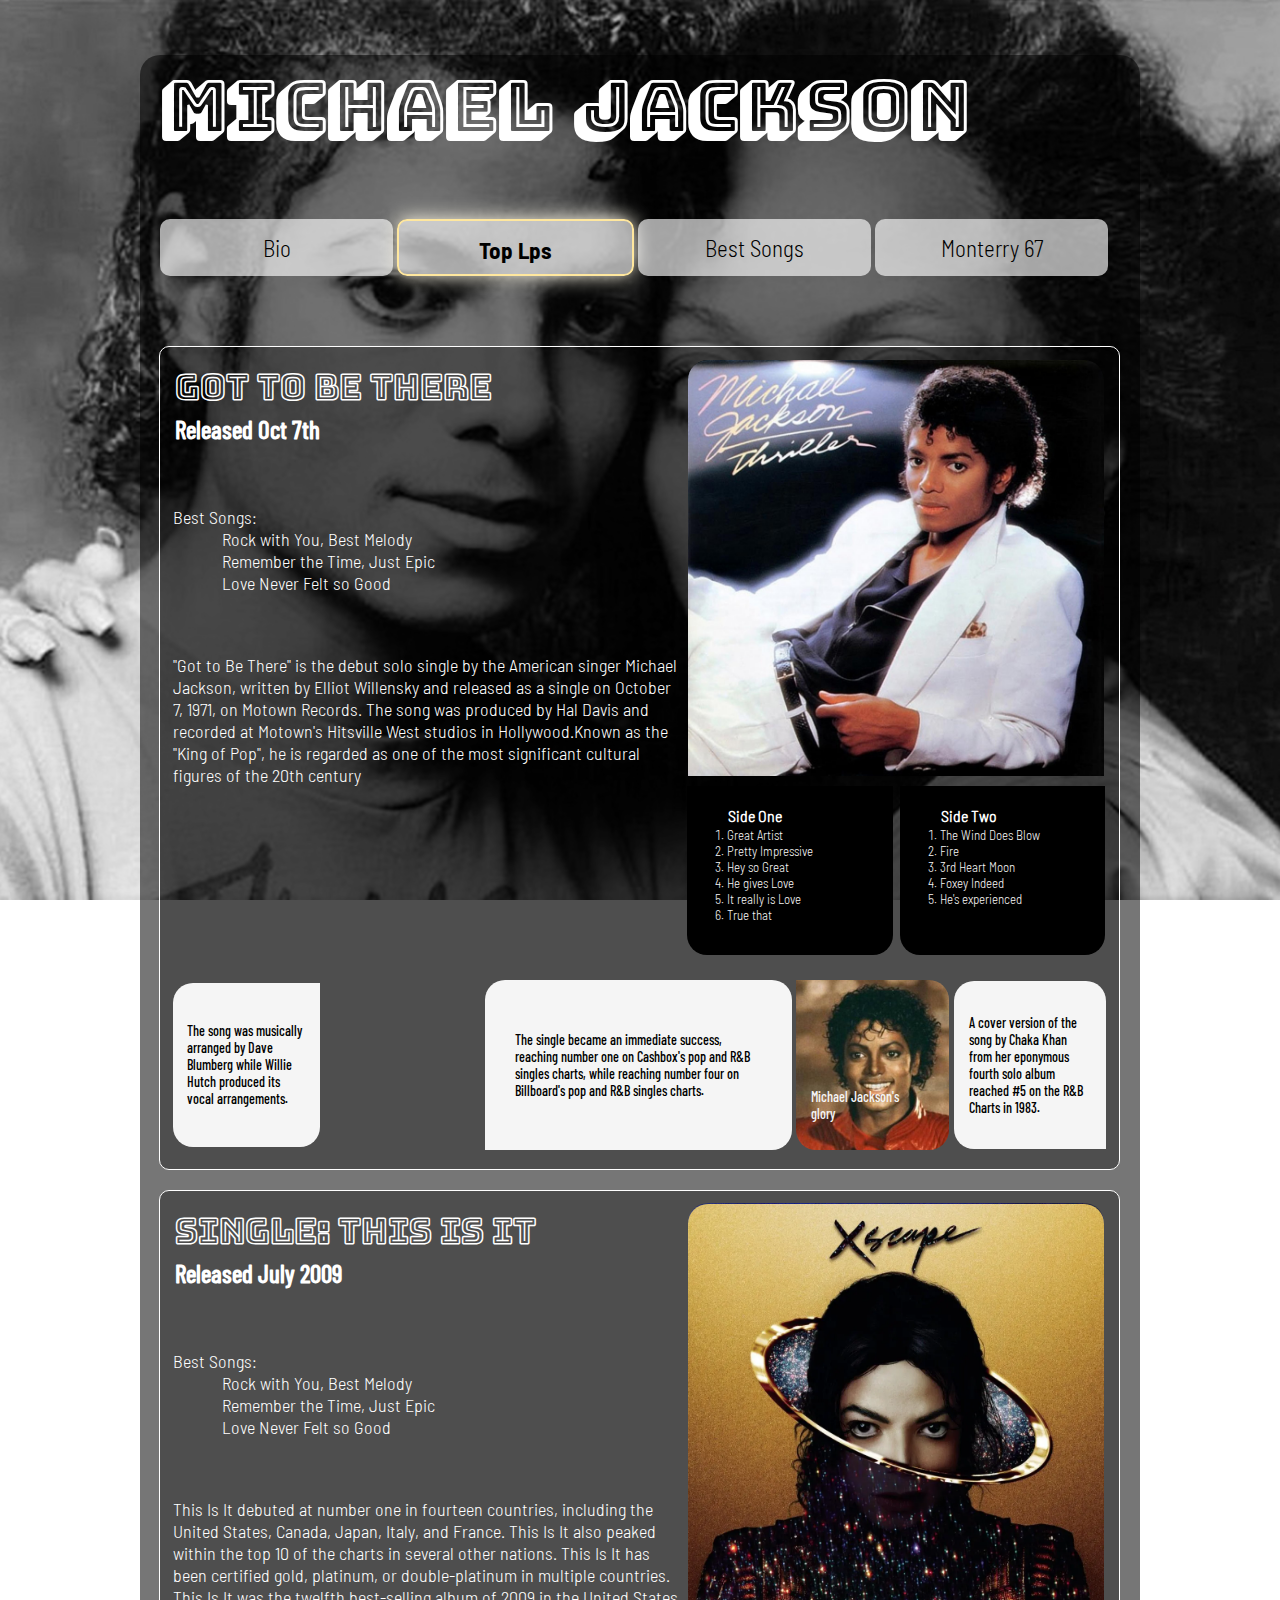
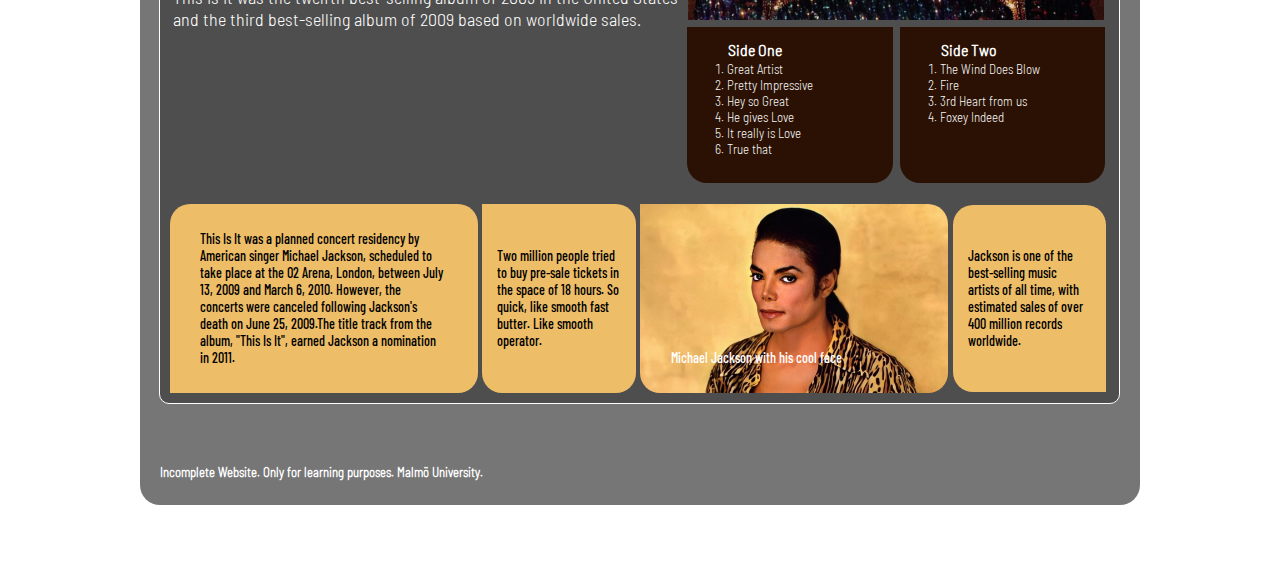
<file: HTML/index.html>
<!DOCTYPE html>
<html lang="en">
<head>
    <meta charset="UTF-8">
    <meta name="viewport" content="width=device-width, initial-scale=1.0">
    <title>Inlämningsuppgift MJ</title>
    <link rel="stylesheet" href="desktop.css">
</head>

<body>

    <div id="wrapperforeverything">

        <div>
            <h1>Michael Jackson</h1> 
        </div>

    <nav>

        <a href="//http.mau.se">Bio</a>
        <a href="//http.mau.se"><b>Top Lps</b></a>
        <a href="//http.mau.se">Best Songs</a>
        <a href="//http.mau.se">Monterry 67</a>

    </nav>

    <header>

        <section>

            <div>
                <h2>GOT TO BE THERE</h2>
    
                <h3>Released Oct 7th</h3>
        
                
                <h6>Best Songs:</h6>

                <div>
                    <p>Rock with You, Best Melody<br>Remember the Time, Just Epic<br>Love Never Felt so Good</p>
                </div>

                
                <h6>"Got to Be There" is the debut solo single by the American singer Michael Jackson, written by Elliot Willensky and released as a single on October 7, 1971, on Motown Records. The song was produced by Hal Davis and recorded at Motown's Hitsville West studios in Hollywood.Known as the "King of Pop", he is regarded as one of the most significant cultural figures of the 20th century</h6>
            
            </div>
        
            <div class="bildegrid-1">
            
                <img src="../img/MJrecord1.jpg" alt="Picture of MJ record" width="451px" height="451px">

                <img src="../img/MJrecord11.jpg" width="451px" height="451px">
    
    
                <div class="middleboxes1">
                    <div>

                        <p><b>Side One</b></p>
                            <ol>
                                <li>Great Artist</li>
                                <li>Pretty Impressive</li>
                                <li>Hey so Great</li>
                                <li>He gives Love</li>
                                <li>It really is Love</li>
                                <li>True that</li>
                            </ol>
                       
                    </div>
        
                    <div>
        
                        <p><b>Side Two</b></p>
                            <ol>
                                <li>The Wind Does Blow</li>
                                <li>Fire</li>
                                <li>3rd Heart Moon</li>
                                <li>Foxey Indeed</li>
                                <li>He's experienced</li>
                            </ol>

                    </div>
                </div>
            </div>



            <div>

                <p><b>Side One</b></p>
                    <ol>
                        <li>Great Artist</li>
                        <li>Pretty Impressive</li>
                        <li>Hey so Great</li>
                        <li>He gives Love</li>
                        <li>It really is Love</li>
                        <li>True that</li>
                    </ol>
               
            </div>

            <div>

                <p><b>Side Two</b></p>
                    <ol>
                        <li>The Wind Does Blow</li>
                        <li>Fire</li>
                        <li>3rd Heart Moon</li>
                        <li>Foxey Indeed</li>
                        <li>He's experienced</li>
                    </ol>

            </div>

        </section>
    
        <div class="bottomboxes-1">

            <div>
                <p>The song was musically arranged by Dave Blumberg while Willie Hutch produced its vocal arrangements.</p>
            </div>
    
            <div>
                <p>The single became an immediate success, reaching number one on Cashbox's pop and R&B singles charts, while reaching number four on Billboard's pop and R&B singles charts.</p>
            </div>
    
            <div>
              
                <p>Michael Jackson's <br> glory</p>
            </div>
    
            <div>
                <p>A cover version of the song by Chaka Khan from her eponymous fourth solo album reached #5 on the R&B Charts in 1983.</p>
            </div>
    
        </div>

    </header>

    <main>

        <footer>

            <div>

                <h2>SINGLE: THIS IS IT</h2>

                <h3>Released July 2009</h3>

                <h6>Best Songs:</h6>

                <p>Rock with You, Best Melody<br>Remember the Time, Just Epic<br>Love Never Felt so Good</p>

                <h6>This Is It debuted at number one in fourteen countries, including the United States, Canada, Japan, Italy, and France. This Is It also peaked within the top 10 of the charts in several other nations. This Is It has been certified gold, platinum, or double-platinum in multiple countries. This Is It was the twelfth best-selling album of 2009 in the United States and the third best-selling album of 2009 based on worldwide sales.</h6>

            </div>
            
            <div class="bildegrid-2">

                <img src="../img/MJrecord2.webp" alt="Picture of MJ record" width="451px" height="451px">

                <img src="../img/MJrecord22.jpg" alt="">
            
                    <div id="middleboxes2">

                        <div>

                            <p><b>Side One</b></p>
                            <ol>
                                <li>Great Artist</li>
                                <li>Pretty Impressive</li>
                                <li>Hey so Great</li>
                                <li>He gives Love</li>
                                <li>It really is Love</li>
                                <li>True that</li>
                            </ol>

                        </div>

                        <div>

                            <p><b>Side Two</b></p>
                            <ol>
                                <li>The Wind Does Blow</li>
                                <li>Fire</li>
                                <li>3rd Heart from us</li>
                                <li>Foxey Indeed</li>
                            </ol> 

                        </div>

                    </div>
            </div>



            <div>

                <p><b>Side One</b></p>
                <ol>
                    <li>Great Artist</li>
                    <li>Pretty Impressive</li>
                    <li>Hey so Great</li>
                    <li>He gives Love</li>
                    <li>It really is Love</li>
                    <li>True that</li>
                </ol>

            </div>

            <div>

                <p><b>Side Two</b></p>
                <ol>
                    <li>The Wind Does Blow</li>
                    <li>Fire</li>
                    <li>3rd Heart from us</li>
                    <li>Foxey Indeed</li>
                </ol> 

            </div>

        </footer>

        <div class="bottomboxes-2">
            
            <div>
                <p>This Is It was a planned concert residency by American singer Michael Jackson, scheduled to take place at the O2 Arena, London, between July 13, 2009 and March 6, 2010. However, the concerts were canceled following Jackson's death on June 25, 2009.The title track from the album, "This Is It", earned Jackson a nomination in 2011.</p>
            </div>

            <div>
                <p>Two million people tried to buy pre-sale tickets in the space of 18 hours. So quick, like smooth fast butter. Like smooth operator.</p>
            </div>

            <div>
                <p>Michael Jackson with his cool face</p>
                <!--Bilde på MJ i bakgrunden-->
            </div>

            <div>
                <p>Jackson is one of the best-selling music artists of all time, with estimated sales of over 400 million records worldwide.</p>
            </div>
        </div>
        
    </main>


    <h5>Incomplete Website. Only for learning purposes. Malmö University.<h5>

    </div>

</body>
</html>
</file>
<file: HTML/desktop.css>
@font-face {
    font-family:"Barlow Condensed";
    src: url(Barlow_Condensed/BarlowCondensed-Medium.ttf);
}

@font-face {
    font-family:"Barlow Semi-Condensed";
    src: url(Barlow_Semi_Condensed/BarlowSemiCondensed-Light.ttf);
}

@font-face {
    font-family:"Bungee Outline";
    src: url(Bungee_Outline/BungeeOutline-Regular.ttf);
}

@font-face {
    font-family: "Bungee Shade";
    src: url(Bungee_Shade/BungeeShade-Regular.ttf);
}

@font-face {
    font-family: "Barlow Semi-Condensed Bold";
    src: url(../HTML/Barlow_Semi_Condensed/BarlowSemiCondensed-Bold.ttf);
}

body {
    background-image: url(../img/Mjbak.jpg);
    background-size: cover;
    background-repeat: no-repeat;
    background-position: center;
    background-attachment: fixed;
    margin: 0;
    min-width: 90vw;
    display: flex;
    justify-content: center;
}

#wrapperforeverything {
    height: auto;
    max-width: 83%;
   
    background-color: rgba(0, 0, 0, 0.536);
    border-radius: 20px;
    margin-top: 4%;
    margin-bottom: 8%;
}

#wrapperforeverything h1 {
    color:white;
    font-size: 6vw;
    font-family: "Bungee Shade";
    margin-top: 1%;
    margin-left: 2%;
    margin-bottom: 5%;
}

nav {
    padding: 2%;
    display: flex;
    gap: 4px;
    margin-bottom: 5%;
    margin-right: 2vw;
}

a {
    background-color: rgba(255, 255, 255, 0.642);
    color: black;
    text-decoration: none;
    padding: 1.5%;
    flex-basis: 21.7%;
    flex-shrink: 0;
    text-align: center;
    border-radius: 10px;
    font-size: 2vw; 
    font-family:"Barlow Semi-Condensed"; 
}

a:hover {
    background-color: rgba(0, 0, 0, 0.589);
    color:white;
}

nav > :nth-child(2) {
    outline: none;
    border: 2px solid #ffe79e;
    box-shadow: 0 0 20px #fffae9; 
    font-family: "Barlow Semi-Condensed Bold";
}

nav:hover > :nth-child(2)  {
    color: black;
    background-color: rgba(255, 255, 255, 0.642);
    cursor: default;  
}

header {
    height: auto;
    width: 95.9%;
    background-color: rgba(0, 0, 0, 0.336);
    margin-left: 1.9%;
    border: 1px solid white;
    border-radius: 10px;
}

h2 {
    font-size: 3.3vw;
    padding: 20px 10px;
    margin-top: 0;
    margin-bottom: 0;
    padding-bottom: 0;
    color: white;
    font-family: "Bungee Outline";
    margin-left: 1%;
}

h3 {
    font-size: 2.3vw;
    padding: 20px 10px;
    padding-top: 5px;
    margin-top: 0;
    color: white;
    font-family: "Barlow Condensed";
    margin-left: 1%;
}

section div p{
    color: white;
    margin-left: 12%;
    margin-top: 0;
    margin-bottom: 60px;
    font-family: "Barlow Semi-Condensed";
    font-size: 1.5vw;
}

section h6 {
    font-size: 1.5vw;
    color: white;
    margin-left: 2.5%;
    margin-bottom: 0;
    max-width: 50vw;
    font-family: "Barlow Semi-Condensed";
    font-weight: lighter;
}

section {
    display: flex;
    position: relative;
}

section img {
    border-radius: 20px 20px 0px 0px;
    margin: 2%;
    margin-right: 15px;
    margin-bottom: 3px;
    margin-top: 3%;

    height: 34.4vw;
    width: 34.4vw;
     
    position: relative;
    z-index: 1;

    transition: opacity 1.5s ease-in-out;
}

img[src="../img/MJrecord11.jpg"] {
    position: relative;
    z-index: 0;
    bottom: 35.75vw;
    box-sizing: border-box;
    border: 1px solid rgb(0, 0, 0);
}

section img:hover {
    opacity: 0;

}

/*section div img:hover {
    content: url(../img/MJrecord11.jpg);
    height: 34.4vw;
    width: 34.4vw;   
}*/


.bildegrid-1 {
    display: grid;
    height: 51vw;
}   

.middleboxes1 {
    display: flex;
    gap: 7px;
    
    position: relative;
    bottom: 35.5vw;
}

.middleboxes1 > :first-child {
   background-color: rgb(0, 0, 0);
   width: 17vw;
   border-radius: 0px 0px 20px 20px;
   color: whitesmoke;
   margin-left: 0.6vw;
   padding: 1.5vw 0;
}

.middleboxes1 > :last-child {
    background-color: rgb(0, 0, 0);
    width: 17vw;
    border-radius: 0px 0px 20px 20px;
    color: whitesmoke;
    margin-right: 1.1vw;
    padding: 1.5vw 0;  
}

.middleboxes1 p {
    margin-left: 20%;
    margin-bottom: 2px;
    font-size: 1.6vw;
    font-family: "Barlow Semi-Condensed";
}

.middleboxes1 ol {
    margin-top: 0px;
    font-size: 1.1vw;
    font-family: "Barlow Semi-Condensed";
}

.bottomboxes-1 {
    display: grid;
    justify-content: center;
    grid-template-columns: 1fr 1fr 2fr 1fr 1fr;
    
    max-width: 98%;
    margin-left: 1%;
    margin-bottom: 2%;
    margin-top: 1vw;
    gap: 4px; 

   
}

.bottomboxes-1 p {
    font-family: "Barlow Condensed";
    font-size: 1.2vw;
    width: 80%;
    margin: 15% auto;
}

.bottomboxes-1 > :first-child {
    grid-column: 1;
    background-color: whitesmoke;
    border-radius: 20px 0px 20px 20px;
    display: grid;
    align-items: center;
    margin: 2%;
}

.bottomboxes-1 :nth-child(2) {
    grid-column: 3;
    background-color: whitesmoke;
    border-radius: 20px 20px 20px 0px;
}

.bottomboxes-1 :nth-child(3) {
    grid-column: 4;  
    background-image: url(../img/MJinbox.jpg);
    background-size: cover;
    background-position: center;
    border-radius: 0px 20px 20px 20px;
    color: whitesmoke;
    display: grid;
    align-items: end;  
}

.bottomboxes-1 :nth-child(4) {
    grid-column: 5;
    background-color: whitesmoke;
    border-radius: 20px 20px 0px 20px;
    display: grid;
    align-items: center;
    margin: 0.5%;
    
}

main {
    height: auto;
    width: 95.9%;
    background-color: rgba(0, 0, 0, 0.336);
    margin-left: 1.9%;
    margin-top: 2%;
    border: 1px solid white;
    border-radius: 10px;
}

footer div p{
    color: white;
    margin-left: 12%;
    margin-top: 0;
    margin-bottom: 60px;
    font-family: "Barlow Semi-Condensed";
    font-size: 1.5vw;
}

footer h6 {
    font-size: 1.5vw;
    color: white;
    margin-left: 2.5%;
    margin-bottom: 0;
    max-width: 50vw;
    font-family: "Barlow Semi-Condensed";
    font-weight: lighter;
}

footer {
    display: flex;
}

footer img {
    border-radius: 20px 20px 0px 0px;
    margin: 2%;
    margin-right: 15px;
    margin-bottom: 8px;
    margin-top: 3%;

    width: 34.4vw;
    height: 34.4vw; 

    position: relative;
    z-index: 1;

    transition: opacity 1.5s ease-in-out;  
}


img[src="../img/MJrecord22.jpg"] {
    position: relative;
    z-index: 0;
    bottom: 36.3vw;
}

footer img:hover {
    opacity: 0;

}

/*footer div img:hover {
    content: url(../img/MJrecord22.jpg);
    height: 34.4vw;
    width: 34.4vw;   
}*/


.bildegrid-2 {
    display: grid;
    height: 51vw;
}

#middleboxes2 {
    display: flex;
    gap: 7px;

    position: relative;
    bottom: 36vw;

}

#middleboxes2 > :first-child {
   background-color: rgb(42, 17, 3);
   width: 17vw;
   border-radius: 0px 0px 20px 20px;
   color: whitesmoke;
   margin-left: 0.6vw;
   padding: 1vw 0;
}

#middleboxes2 > :last-child {
    background-color: rgb(42, 17, 3);
    width: 17vw;
    border-radius: 0px 0px 20px 20px;
    color: whitesmoke;
    margin-right: 1.1vw;
    padding: 1vw 0;  
}

#middleboxes2 p {
    margin-left: 20%;
    margin-bottom: 1%;
    font-size: 1.6vw;
    font-family: "Barlow Semi-Condensed";
}

#middleboxes2 ol {
    margin-top: 0;
    font-size: 1.1vw;
    font-family: "Barlow Semi-Condensed";
}

.bottomboxes-2 {
    display: grid;
    justify-content: center;
    grid-template-columns: 2fr 1fr 2fr 1fr;

    max-width: 98%;
    margin-left: 1%;
    margin-bottom: 10px;
    margin-top: 1vw;
    gap: 4px;
}

.bottomboxes-2 p {
    font-family: "Barlow Condensed";
    color: black;
    font-size: 1.2vw;
    width: 80%;
    margin: 7% auto;
}

.bottomboxes-2 :nth-child(3) p {
    color: white;
}

.bottomboxes-2 > :first-child {
    grid-column: 1;
    background-color: rgb(238, 189, 103);
    border-radius: 20px 20px 20px 0px;
    display: grid;
    align-items: center;   
}

.bottomboxes-2 :nth-child(2) {
    grid-column: 2;
    background-color: rgb(238, 189, 103);
    border-radius: 0px 20px 20px 20px;
    display: grid;
    align-items: center;
}

.bottomboxes-2 :nth-child(3) {
    grid-column: 3;  
    background-image: url(../img/mjgold.jpg);
    background-size: cover;
    background-position: center;
    border-radius: 0px 20px 20px 20px; 
    
    display: grid;
    align-items: end;
}

.bottomboxes-2 :nth-child(4) {
    grid-column: 4;
    background-color: rgb(238, 189, 103);
    border-radius: 20px 20px 0px 20px;
    display: grid;
    align-items: center;
    margin: 0.5%;    
}

h5 {
    color: white;
    font-family: "Barlow Semi-Condensed";
    margin-left: 2%;
    margin-top: 6%;
    font-size: 1vw;
    margin-bottom: 0;
}









/* MEDIA QUERIES SECTION FOR MOBILE!! */

@media (max-width: 500px) {

    .middleboxes1 {
        position: static;
    }

    #middleboxes2 {
        position: static;
    }

    img[src="../img/MJrecord11.jpg"] {
        display: none;
    }

    img[src="../img/MJrecord22.jpg"] {
        display: none;
    }

    body {
        background-image: url(../img/possible2.jpg);
    }

    #wrapperforeverything {
        background-color: rgba(0, 0, 0, 0);
        max-width: 90%;
    }

    #wrapperforeverything h1 {
        font-size: 60px;
        text-align: center;
        margin-bottom: 15%;
    }

    a {
        height: 45px;
        flex-basis: 24.8%;
        display: flex;
        align-items: center;
        justify-content: center;
        font-size: 2.5vw;
        box-sizing: border-box;
        border-radius: 10px;
    }

    header {
        height: auto;  
    }

    section {
        display: grid;
        grid-template-columns: 2fr;
        grid-template-rows: 120vw 1fr;
    }

    .bildegrid-1 {
        grid-column: 1; 
    }

    section > :first-child {
        grid-column: 1 / 4;
        grid-row: 2;

        font-size: 100px;
    }

    
    section img {
        width: 82vw;
        height: 82vw; 
        margin-left: 2.5%;
    }
    
    section div img:hover {
        height: 82vw;
        width: 82vw; 
        opacity: 1;
    }


    h2 {
        margin-top: 3%;
        font-size: 7.5vw;
        margin-bottom: 0;
    }

    h3 {
        margin-top: 0;
        padding-top: 0;
        font-size: 5vw;
    }

    section div p {
        font-size: 4vw;
        margin-bottom: 10vw;
    }

    section h6 {
        margin-top: 20px;
        font-size: 3.5vw;
        max-width: 370px;
        margin-left: 4%;
    }

    .middleboxes1 > :first-child {
        width: 40vw;
        padding: 1vw 0;
        line-height: 20px;
        margin-left: 2.1%;
    }
        
    .middleboxes1 > :last-child {
        width: 41vw;
        padding-top: 1vw; 
        line-height: 20px; 
    }
        
    .middleboxes1 p {
        font-size: 4vw;
    }
        
    .middleboxes1 ol {
        font-size: 3vw;
    }

    .bottomboxes-1 {
        display: grid;
        justify-content: center;
        grid-template-columns: 27vw 27vw 26vw;
        grid-template-rows: 170px 170px;
        
        max-width: none;
        margin-left: 2%;
        margin-right: 2%;
        margin-top: 2vw;
        margin-bottom: 3vw;
        gap: 4px;  
    }
    
    .bottomboxes-1 p {
        font-size: 80%;
        width: 20vw;
        margin: 5%;
        margin-left: 12px; 
    }
    
    .bottomboxes-1 > :first-child {
        grid-column: 1;
        grid-row: 1;
        margin: 0;
    }

    
    .bottomboxes-1 :nth-child(2) {
        grid-column: 2 / 4;
        grid-row: 1;
        border-radius: 20px 20px 20px 0px; 
    }

    .bottomboxes-1 :nth-child(2) p {
        width: 200px;
        margin-top: 50px;
    }
    
    .bottomboxes-1 :nth-child(3) {
        grid-column: 2;  
        grid-row: 2; 
    }
    
    .bottomboxes-1 :nth-child(4) {
        grid-column: 3;
        grid-row: 2;
        margin: 0%; 
    }


    /* SECOND HALF OF THE PAGE FOR MOBILE RESPONSIVENESS */

    main {
        height: auto;
    }

    footer {
        display: grid;
        grid-template-columns: 2fr;
        grid-template-rows: 120vw 1fr;
    }

    .bildegrid-2 {
        grid-column: 1; 
    }

    footer > :first-child {
        grid-column: 1 / 4;
        grid-row: 2;

        font-size: 100px;
    }

    
    footer img {
        width: 80vw;
        height: 80vw; 
        margin-left: 3.5%;
    }
    
    footer div img:hover {
        height: 80vw;
        width: 80vw; 
        opacity: 1;  
    }

    footer div p {
        font-size: 4vw;
        margin-bottom: 10vw;
    }

    footer h6 {
        margin-top: 15px;
        font-size: 3.5vw;
        max-width: 360px;
        margin-left: 4%;
    }

    #middleboxes2 > :first-child {
        width: 39.5vw;
        padding: 1vw 0;
        line-height: 23px;
        margin-left: 3.5%;
    }
        
    #middleboxes2 > :last-child {
        width: 39vw;
        padding-top: 1vw; 
        line-height: 23px; 
    }
        
    #middleboxes2 p {
        font-size: 4vw;
    }
        
    #middleboxes2 ol {
        font-size: 3vw;
    }


    .bottomboxes-2 {
        grid-template-columns: 28vw 28vw 25vw;
        grid-template-rows: 170px 170px;

        max-width: none;
        margin-left: 1.5%;
        margin-right: 3%;
        margin-top: 2vw;
        gap: 4px;
    }

    .bottomboxes-2 p {
        font-size: 2.5vw;
        width: 85%;
    } 

    .bottomboxes-2 > :first-child {
        grid-column: 1 / 3; 
        grid-row: 1; 
        margin-left: 10px;
    }

    .bottomboxes-2 :nth-child(2) {
        grid-column: 3 / 4;
        grid-row: 1;
    }

    .bottomboxes-2 :nth-child(3) {
        grid-column: 1 / 3; 
        grid-row: 2;
        margin-left: 10px;
    }

    .bottomboxes-2 :nth-child(4) {
        grid-column: 3;
        grid-row: 2;
        margin: none;    
    }

    h5 {
        margin-top: 15vw;
        font-size: 3vw;
    }


    section > :nth-child(3) {
        display: none;
    } 

    section > :nth-child(4) {
        display: none;
    }

    footer > :nth-child(3) {
        display: none;
    }

    footer > :nth-child(4) {
        display: none;
    }

}






/* MEDIA QUERIES FOR 800 - 900 FONT SIZES!!*/

@media (min-width: 800px) and (max-width: 900px) {

    #wrapperforeverything h1 {
        font-size: 55px;
    }

    nav {
        margin-right: 18px;
    }

    a {
        font-size: 20px;
        padding: 11px;
    }

    header {
        height: auto;
    }

    h2 {
        font-size: 30px;
    }

    h3 {
        font-size: 25px;
    }

    section div p{
        font-size: 12px;
    }

    section h6 {
        font-size: 12px;
    }

    .bildegrid-1 {
        height: 52vw;
    }

    .middleboxes1 p {
        font-size: 12px;
    }

    .middleboxes1 ol {
        font-size: 11px;
    }

    .bottomboxes-1 p {
        font-size: 12px;
        padding: 8px 0;
    }

    .bottomboxes-1 :nth-child(4) {
        margin-right: 5%;
    }


/* SECOND HALF OF PAGE FOR 800 - 900 */


    main {
        height: auto;
    }

    footer div p{
        font-size: 12px;
    }

    footer h6 {
        font-size: 12px;
    }

    .bildegrid-2 {
        height: 54vw;
    }

    #middleboxes2 p {
        font-size: 13px;

    }

    #middleboxes2 ol {
        font-size: 12px;
    }


    .bottomboxes-2 p {
        font-size: 12px;
        padding: 3px 0;
    }

    .bottomboxes-2 :nth-child(4) {
        margin-right: 5%;
    }

    #wrapperforeverything {
        height: 1600px;
    }

    h5 {
        font-size: 15px;
    }

}

/* MEDIA QUERIES TO STOP EVERYTHING FROM GROWING AFTER 1200PX*/

@media (min-width: 1200px) {

    #wrapperforeverything h1 {
        font-size: 70px;
    }

    #wrapperforeverything {
        height: 2050px;
        max-width: 1000px;
        margin-top: 55px;
        margin-bottom: 80px;
    }

    a {
        flex-basis: 205px;
        font-size: 23px;
        padding-bottom: 10px;
        padding-top: 15px;
    }

    header {
        height: auto;
    }

    h2 {
        font-size: 35px;
    }

    h3 {
        font-size: 25px;
    }

    section div p {
        font-size: 18px;
    }

    section h6 {
        font-size: 18px;
    }

    section img {
        width: 416px;
        height: 416px;
    }

    img[src="../img/MJrecord11.jpg"] {
        width: 416px;
        height: 416px;

        bottom: 432px;
    }

    /*section div img:hover {
        width: 416px;
        height: 416px;
    }*/

    .bildegrid-1 {
        height: 620px;
    }

    .middleboxes1 {
        bottom: 425px;
    }

    .middleboxes1 > :first-child {
        width: 206px;
    }

    .middleboxes1 > :last-child {
        width: 205px;
    }

    .middleboxes1 p {
        font-size: 16px;
    }

    .middleboxes1 ol {
        font-size: 13px;
    }

    .bottomboxes-1 {
        max-width: 937px;
    }

    .bottomboxes-1 p {
        font-size: 14px; 
        padding: 5px; 
    }



    main {
        height: auto;
    }

    footer div p {
        font-size: 18px;
    }

    footer h6 {
        font-size: 18px;
    }

    footer img {
        width: 416px;
        height: 416px;
    }

    img[src="../img/MJrecord22.jpg"] {
        width: 416px;
        height: 416px;

        bottom: 438px;
    }

    .bildegrid-2 {
        height: 600px;
    }

    /*footer div img:hover {
        width: 416px;
        height: 416px;
    }*/

    #middleboxes2 {
        bottom: 438px;
    }

    #middleboxes2 > :first-child {
        width: 206px;
    }

    #middleboxes2 > :last-child {
        width: 205px;
    }

    #middleboxes2 p {
        font-size: 16px;
    }

    #middleboxes2 ol {
        font-size: 13px;
    }

    .bottomboxes-2 {
        max-width: 937px;
    }

    .bottomboxes-2 p {
        font-size: 14px; 
        padding: 5px; 
    }

}



@media (min-width: 501px) and (max-width: 799px) {

    img[src="../img/MJrecord11.jpg"] {
        display: none;
    }

    img[src="../img/MJrecord22.jpg"] {
        display: none;
    }

    body {
        background-image: url(../img/white.png);
    }

    #wrapperforeverything h1 {
        font-size: 11vw;
        text-align: center;
    }

    nav {
        margin-bottom: 8%;
    }

    a {
        flex-basis: 17vw;
        font-size: 2.5vw;
        padding-bottom: 12px;
        padding-top: 12px;
    }

    header {
        height: auto;
    }

    h2 {
        font-size: 6vw;
        padding: 0;
        margin-left: 2%;
    }

    h3 {
        font-size: 4vw;
    }

    section {
        display: grid;
        grid-template-columns: 48vw 30.4vw;
        grid-template-rows: 25vw 25vw 30vw 27vw 4vw;

        gap: 1px;
    }

    .bildegrid-1 {
        grid-column: 1;
        grid-row: 1 / 2;
        margin-left: 0.9%;
    }

    section > :nth-child(3) {
        background-color: black;
        grid-template-columns: 2;
        grid-row: 1;

        max-height: 22.7vw;
        margin-top: 5%;

        border-radius: 0 20px 0 0;
    }

    section > :nth-child(4) {
        background-color: black;
        grid-column: 2;
        grid-row: 2;

        max-height: 22.4vw;
        
        border-radius: 0 0 20px 0;
    }

    section > :nth-child(3) p, section > :nth-child(4) p {
        font-size: 3vw;
        color: whitesmoke;
        margin-left: 7%;
        margin-top: 8%;
        margin-bottom: 1%;

        padding: 0;
        font-family:"Barlow Semi-Condensed";
    }


    section > :nth-child(3) ol, section > :nth-child(4) ol {
        font-size: 1.6vw;
        color: whitesmoke;
        margin-top: 0;
        margin-left: 13%;
        padding: 0;
        line-height: 1.2;
        font-family:"Barlow Semi-Condensed";
    }

    section > :first-child {
        grid-row: 3;
        grid-column: 1 / 3;
    }

    section div p {
        font-size: 2.5vw;
    }

    section h6 {
        font-size: 2.5vw;
        max-width: none;
    }

    section img {
        border-radius: 20px 0 0 20px;
        
        width: 46vw;
        height: 46vw;
    }

    section div img:hover {
        width: 46vw;
        height: 46vw;
        opacity: 1;
    }

    .middleboxes1 > :first-child {
        display: none;
    }

    .middleboxes1 > :last-child {
        display: none;
    }

    .bottomboxes-1 {
        display: grid;
        grid-template-columns: 20vw 19vw 19vw 19vw;
        grid-template-rows: 20vw 20vw;

        margin-right: 5%;
        margin-left: 3%;
        margin-bottom: 4%;
        margin-top: 3vw;
    }

    .bottomboxes-1 > :first-child {
        grid-column: 1;
        grid-row: 1;

        margin-left: 8%;
    }
    
    .bottomboxes-1 :nth-child(2) {
        grid-column: 3 / 5;
        grid-row: 1;
    }
    
    .bottomboxes-1 :nth-child(3) {
        grid-column: 2; 
        grid-row: 2;  
    }
    
    .bottomboxes-1 :nth-child(4) {
        grid-column: 3;
        grid-row: 2; 
    }

    .bottomboxes-1 p {
        font-size: 1.8vw;   
    }


    main {
        height: auto;
    }

    footer {
        display: grid;
        grid-template-columns: 48vw 30.4vw;
        grid-template-rows: 25vw 25vw 30vw 27vw 4vw;

        gap: 1px;
    }

    .bildegrid-2 {
        grid-column: 1;
        grid-row: 1 / 2;
        margin-left: 0.9%;
    }

    footer > :nth-child(3) {
        background-color: rgb(35, 14, 14);
        grid-template-columns: 2;
        grid-row: 1;

        max-height: 22.99vw;
        margin-top: 5%;

        border-radius: 0 20px 0 0;
    }

    footer > :nth-child(4) {
        background-color: rgb(35, 14, 14);
        grid-column: 2;
        grid-row: 2;

        max-height: 22.4vw;
        
        border-radius: 0 0 20px 0;
        
    }

    footer > :nth-child(3) p, footer > :nth-child(4) p {
        font-size: 3vw;
        color: whitesmoke;
        margin-left: 7%;
        margin-top: 8%;
        margin-bottom: 1%;

        padding: 0;
        font-family:"Barlow Semi-Condensed";
    }


    footer > :nth-child(3) ol, footer > :nth-child(4) ol {
        font-size: 1.6vw;
        color: whitesmoke;
        margin-top: 0;
        margin-left: 13%;
        padding: 0;
        line-height: 1.2;
        font-family:"Barlow Semi-Condensed";
    }

    footer > :first-child {
        grid-row: 3;
        grid-column: 1 / 3;
    }

    footer div p {

        font-size: 2.5vw;
    }

    footer h6 {
        font-size: 2.5vw;
        max-width: none;
    }

    footer img {
        border-radius: 20px 0 0 20px;
        
        width: 46vw;
        height: 46vw;
    }

    footer div img:hover {
        width: 46vw;
        height: 46vw;
        opacity: 1;
    }

    #middleboxes2 > :first-child {
        display: none;
    }

    #middleboxes2 > :last-child {
        display: none;
    }

    .bottomboxes-2 {
        display: grid;
        grid-template-columns: 19vw 19vw 19vw 19vw;
        grid-template-rows: 20vw 20vw;

        margin-right: 1.3%;
        margin-top: 6vw;
        margin-bottom: 3%;
    }

    .bottomboxes-2 > :first-child {
        grid-column: 1 / 3;
        grid-row: 1;
    }
    
    .bottomboxes-2 :nth-child(2) {
        grid-column: 3;
        grid-row: 1;
    }
    
    .bottomboxes-2 :nth-child(3) {
        grid-column: 2 / 4; 
        grid-row: 2;  
    }
    
    .bottomboxes-2 :nth-child(4) {
        grid-column: 4;
        grid-row: 2; 
    }

    .bottomboxes-2 p {
        font-size: 1.7vw;   
    }

    h5 {
        font-size: 2vw;
    }
}

@media (min-width: 800px) {
    section > :nth-child(3) {
        display: none;
    } 

    section > :nth-child(4) {
        display: none;
    }

    footer > :nth-child(3) {
        display: none;
    }

    footer > :nth-child(4) {
        display: none;
    }

}
</file>
